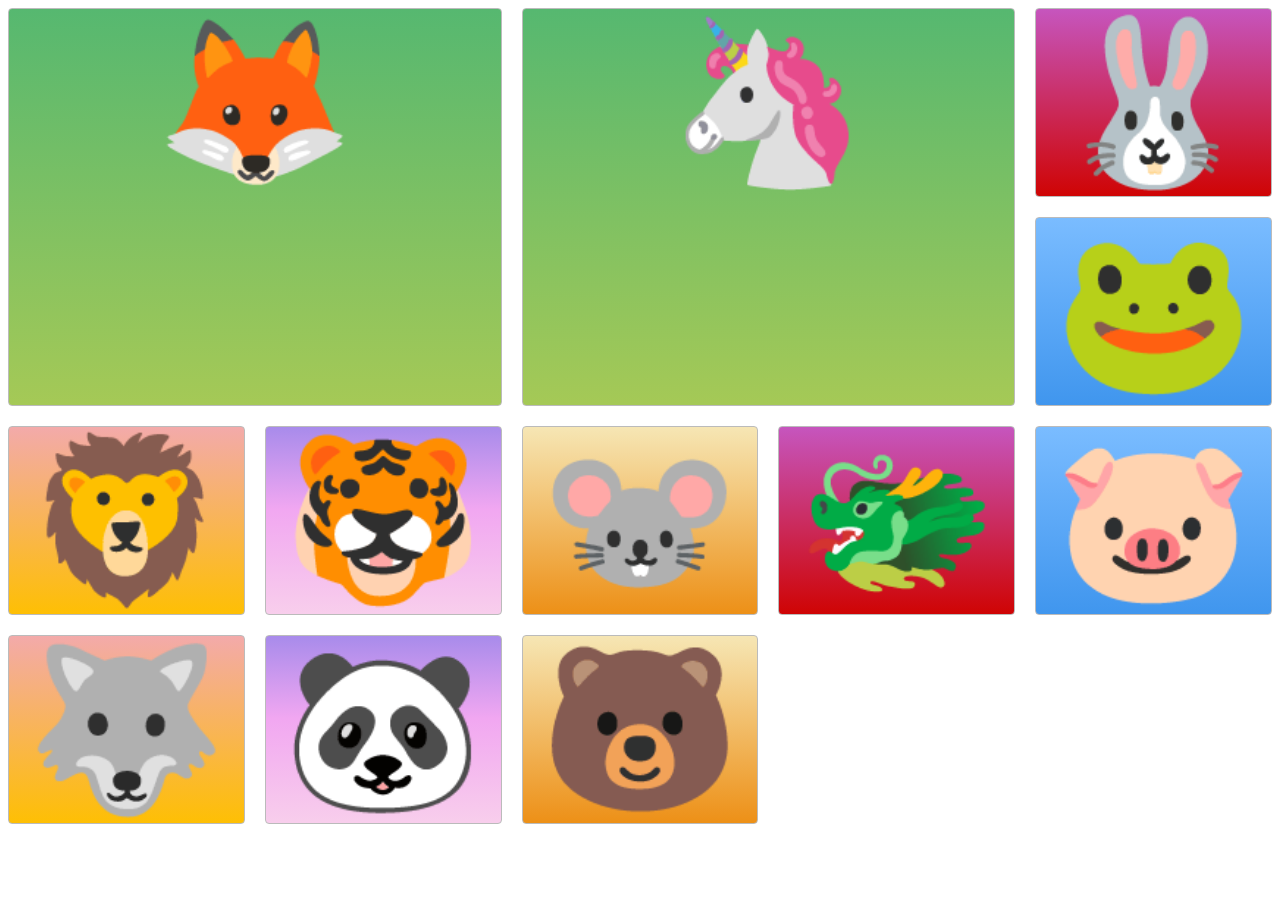
<file: index.html>
<!DOCTYPE html>
<html>
<head>
  <title>Grid Master</title>
  <link rel="stylesheet" type="text/css" href="./style.css">
</head>
<body>
  <div class="container">
    <div class="zone green">🦊</div>
    <div class="zone red">🐰</div>
    <div class="zone blue">🐸</div>
    <div class="zone yellow">🦁</div>
    <div class="zone purple">🐯</div>
    <div class="zone brown">🐭</div>
    <div class="zone green">🦄</div>
    <div class="zone red">🐲</div>
    <div class="zone blue">🐷</div>
    <div class="zone yellow">🐺</div>
    <div class="zone purple">🐼</div>
    <div class="zone brown">🐻</div>
  </div>
</body>
</html>
</file>
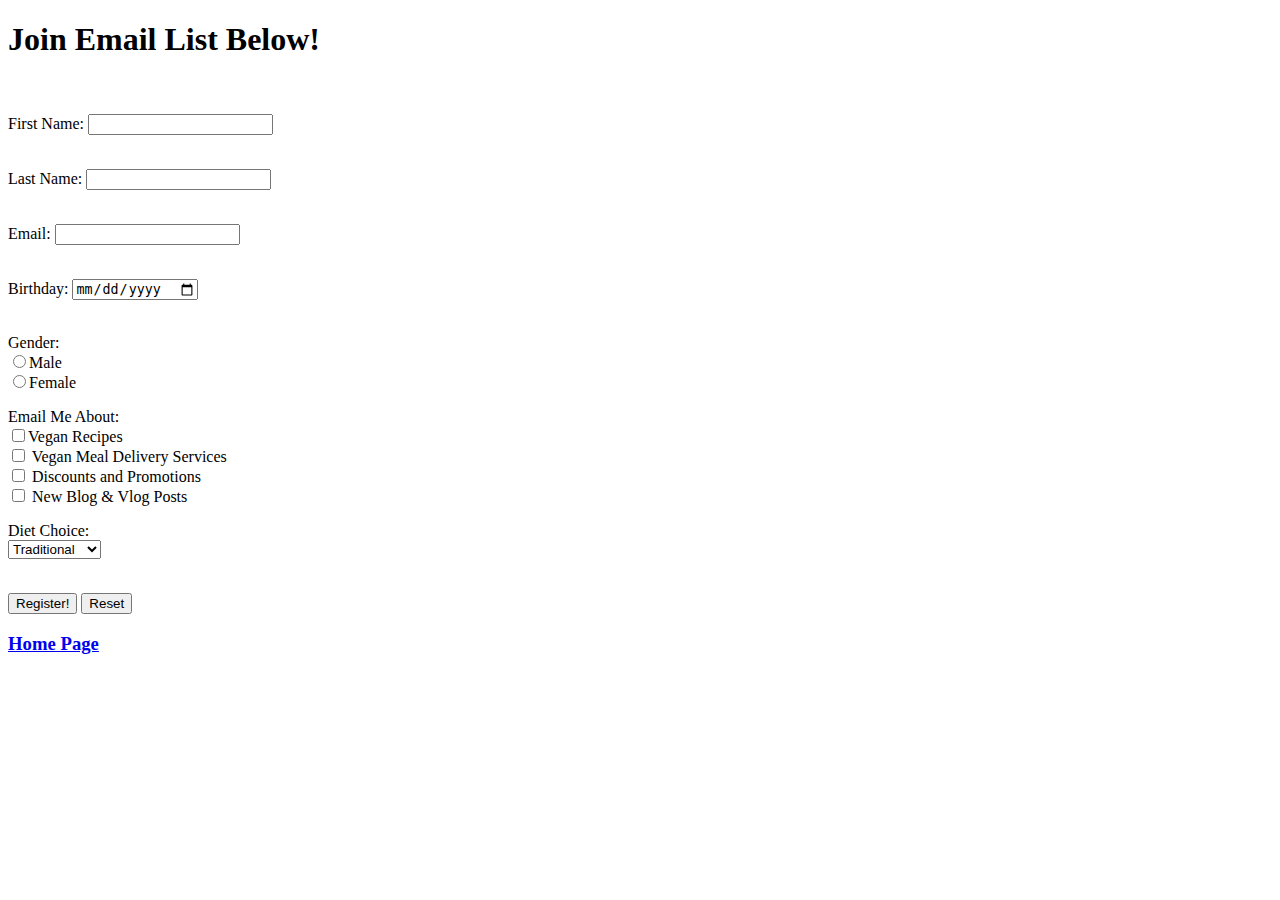
<file: JoinEmailListPage.html>
<!DOCTYPE html>
<html>
<head>
	<title>Join Email List!</title>
</head>
<body>
	<h1>Join Email List Below!</h1><p><br>
	<form method="GET">
		<span>First Name:</span> <input type="text" name="firstname"><p><br>
		Last Name: <input type="text" name="lastname"><p><br>
		Email: <input type="email" name="email" required><p><br>
		Birthday: <input type="date" name="birthday"><p><br>
		Gender: <br>
		<input type="radio" name="gender">Male<br>
		<input type="radio" name="gender">Female<br><p>
		Email Me About: <br>
		<input type="checkbox" name="New Recipes">Vegan Recipes<br>
		<input type="checkbox" name="Vegan Meal Delivery Services"> Vegan Meal Delivery Services<br>
		<input type="checkbox" name="Discounts and Promotions"> Discounts and Promotions<br>
		<input type="checkbox" name="New Blog & Vlog Posts"> New Blog & Vlog Posts<br><p>
		Diet Choice: <br>
		<select>
			<option value="Traditional" name="Traditional">Traditional</option>
			<option value="Vegetarian" name="Vegetarian">Vegetarian</option>
			<option value="Vegan" name="Vegan">Vegan</option>
			<option value="Pescatarian" name="Pescatarian">Pescatarian</option>
			<option value="Paleo" name="Paleo">Paleo</option>
			<option value="Gluten Free" name="Gluten Free">Gluten Free</option>
			<option value="Other" name="Other">Other</option>
		</select><p><br>
		<input type="submit" value="Register!">
		<input type="reset">

	</form>
	<a href="MyWebsite.html">
		<h3>Home Page</h3>
</body>
</html>
</file>
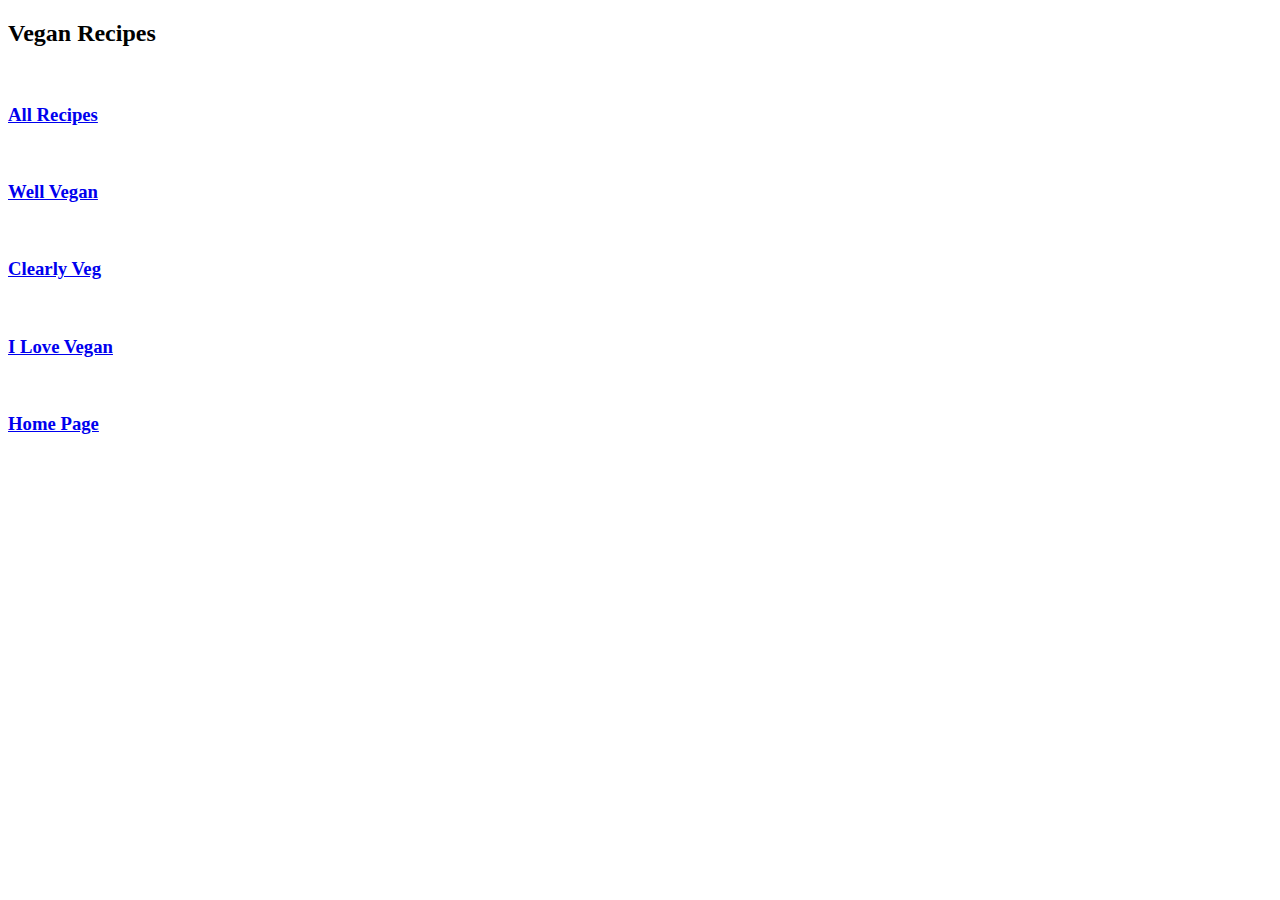
<file: VeganRecipes.html>
<!DOCTYPE html>
<html>
<head>
	<title>VeganRecipes</title>
</head>
<body>
	<h2>Vegan Recipes</h2><p><br>
		<a href="https://www.allrecipes.com/recipes/1227/everyday-cooking/vegan/?page=2">
		<h3>All Recipes</h3><p><br>
		<a href="https://wellvegan.com/recipes">
		<h3>Well Vegan</h3><p><br>
		<a href="https://www.clearlyveg.org/recipes/?gclid=Cj0KCQjwnNvaBRCmARIsAOfZq-2vIFc50uQg-qGmAqA3aqKVq1J-fVBLI6I7KGzG5yjCilEclNIeZoUaAn0QEALw_wcB">
		<h3>Clearly Veg</h3><p><br>
		<a href="http://www.ilovevegan.com/">
		<h3>I Love Vegan</h3><p><br>
		
	<a href="MyWebsite.html">
		<h3>Home Page</h3>
</body>
</html>
</file>
<file: style.css>
.container {
    display: grid;
    grid-gap: 20px;
    grid-template-columns: repeat(auto-fill, minmax(200px, 1fr));
    grid-template-rows: 1fr;
}

.green {
    grid-column: span 2;
    grid-row: 1/3;
}

.zone {
    cursor:pointer;
    /*display:block;*/
    text-align: center;
    font-size:10em;
    border-radius:4px;
    border:1px solid #bbb;
    transition: all 0.3s linear;
}

.zone:hover {
    -webkit-box-shadow:rgba(0,0,0,0.8) 0px 5px 15px, inset rgba(0,0,0,0.15) 0px -10px 20px;
    -moz-box-shadow:rgba(0,0,0,0.8) 0px 5px 15px, inset rgba(0,0,0,0.15) 0px -10px 20px;
    -o-box-shadow:rgba(0,0,0,0.8) 0px 5px 15px, inset rgba(0,0,0,0.15) 0px -10px 20px;
    box-shadow:rgba(0,0,0,0.8) 0px 5px 15px, inset rgba(0,0,0,0.15) 0px -10px 20px;
}


/*https://paulund.co.uk/how-to-create-shiny-css-buttons*/
/***********************************************************************
 *  Green Background
 **********************************************************************/
.green{
    background: #56B870; /* Old browsers */
    background: -moz-linear-gradient(top, #56B870 0%, #a5c956 100%); /* FF3.6+ */
    background: -webkit-gradient(linear, left top, left bottom, color-stop(0%,#56B870), color-stop(100%,#a5c956)); /* Chrome,Safari4+ */
    background: -webkit-linear-gradient(top, #56B870 0%,#a5c956 100%); /* Chrome10+,Safari5.1+ */
    background: -o-linear-gradient(top, #56B870 0%,#a5c956 100%); /* Opera 11.10+ */
    background: -ms-linear-gradient(top, #56B870 0%,#a5c956 100%); /* IE10+ */
    background: linear-gradient(top, #56B870 0%,#a5c956 100%); /* W3C */
}

/***********************************************************************
 *  Red Background
 **********************************************************************/
.red{
    background: #C655BE; /* Old browsers */
    background: -moz-linear-gradient(top, #C655BE 0%, #cf0404 100%); /* FF3.6+ */
    background: -webkit-gradient(linear, left top, left bottom, color-stop(0%,#C655BE), color-stop(100%,#cf0404)); /* Chrome,Safari4+ */
    background: -webkit-linear-gradient(top, #C655BE 0%,#cf0404 100%); /* Chrome10+,Safari5.1+ */
    background: -o-linear-gradient(top, #C655BE 0%,#cf0404 100%); /* Opera 11.10+ */
    background: -ms-linear-gradient(top, #C655BE 0%,#cf0404 100%); /* IE10+ */
    background: linear-gradient(top, #C655BE 0%,#cf0404 100%); /* W3C */
}

/***********************************************************************
 *  Yellow Background
 **********************************************************************/
.yellow{
    background: #F3AAAA; /* Old browsers */
    background: -moz-linear-gradient(top, #F3AAAA 0%, #febf04 100%); /* FF3.6+ */
    background: -webkit-gradient(linear, left top, left bottom, color-stop(0%,#F3AAAA), color-stop(100%,#febf04)); /* Chrome,Safari4+ */
    background: -webkit-linear-gradient(top, #F3AAAA 0%,#febf04 100%); /* Chrome10+,Safari5.1+ */
    background: -o-linear-gradient(top, #F3AAAA 0%,#febf04 100%); /* Opera 11.10+ */
    background: -ms-linear-gradient(top, #F3AAAA 0%,#febf04 100%); /* IE10+ */
    background: linear-gradient(top, #F3AAAA 0%,#febf04 100%); /* W3C */
}

/***********************************************************************
 *  Blue Background
 **********************************************************************/
.blue{
    background: #7abcff; /* Old browsers */
    background: -moz-linear-gradient(top, #7abcff 0%, #60abf8 44%, #4096ee 100%); /* FF3.6+ */
    background: -webkit-gradient(linear, left top, left bottom, color-stop(0%,#7abcff), color-stop(44%,#60abf8), color-stop(100%,#4096ee)); /* Chrome,Safari4+ */
    background: -webkit-linear-gradient(top, #7abcff 0%,#60abf8 44%,#4096ee 100%); /* Chrome10+,Safari5.1+ */
    background: -o-linear-gradient(top, #7abcff 0%,#60abf8 44%,#4096ee 100%); /* Opera 11.10+ */
    background: -ms-linear-gradient(top, #7abcff 0%,#60abf8 44%,#4096ee 100%); /* IE10+ */
    background: linear-gradient(top, #7abcff 0%,#60abf8 44%,#4096ee 100%); /* W3C */
}

/***********************************************************************
 *  Purple Background
 **********************************************************************/
.purple {
    background: #A88BEB; /* Old browsers */
    background: -moz-linear-gradient(top, #A88BEB 0%, #F1A7F1 44%, #F8CEEC 100%); /* FF3.6+ */
    background: -webkit-gradient(linear, left top, left bottom, color-stop(0%,#A88BEB), color-stop(44%,#F1A7F1), color-stop(100%,#F8CEEC)); /* Chrome,Safari4+ */
    background: -webkit-linear-gradient(top, #A88BEB 0%,#F1A7F1 44%,#F8CEEC 100%); /* Chrome10+,Safari5.1+ */
    background: -o-linear-gradient(top, #A88BEB 0%,#F1A7F1 44%,#F8CEEC 100%); /* Opera 11.10+ */
    background: -ms-linear-gradient(top, #A88BEB 0%,#F1A7F1 44%,#F8CEEC 100%); /* IE10+ */
    background: linear-gradient(top, #A88BEB 0%,#F1A7F1 44%,#F8CEEC 100%); /* W3C */
}

/***********************************************************************
 *  Brown Background
 **********************************************************************/
.brown {
    background: #f6e6b4; /* Old browsers */
    background: -moz-linear-gradient(top, #f6e6b4 0%, #ed9017 100%); /* FF3.6+ */
    background: -webkit-gradient(linear, left top, left bottom, color-stop(0%,#f6e6b4), color-stop(100%,#ed9017)); /* Chrome,Safari4+ */
    background: -webkit-linear-gradient(top, #f6e6b4 0%,#ed9017 100%); /* Chrome10+,Safari5.1+ */
    background: -o-linear-gradient(top, #f6e6b4 0%,#ed9017 100%); /* Opera 11.10+ */
    background: -ms-linear-gradient(top, #f6e6b4 0%,#ed9017 100%); /* IE10+ */
    background: linear-gradient(top, #f6e6b4 0%,#ed9017 100%); /* W3C */
    filter: progid:DXImageTransform.Microsoft.gradient( startColorstr='#f6e6b4', endColorstr='#ed9017',GradientType=0 ); /* IE6-9 */
}
</file>
